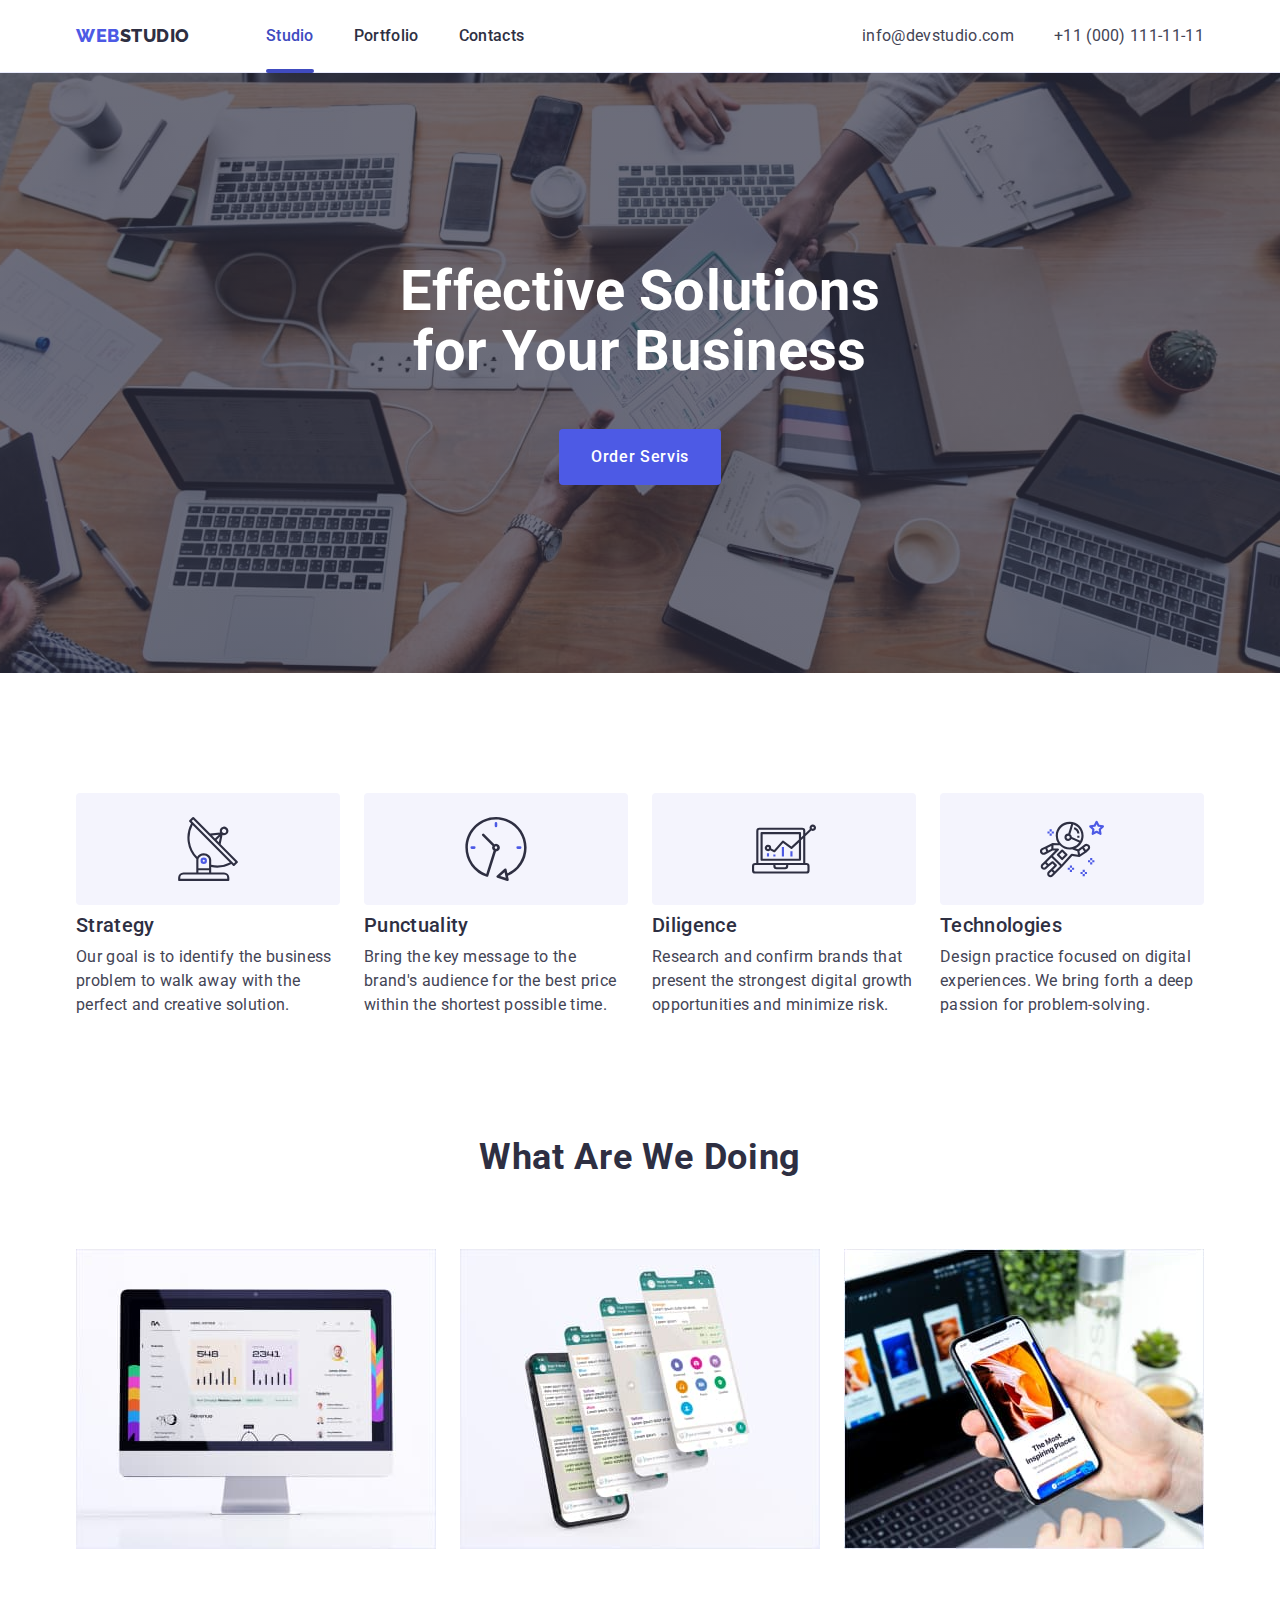
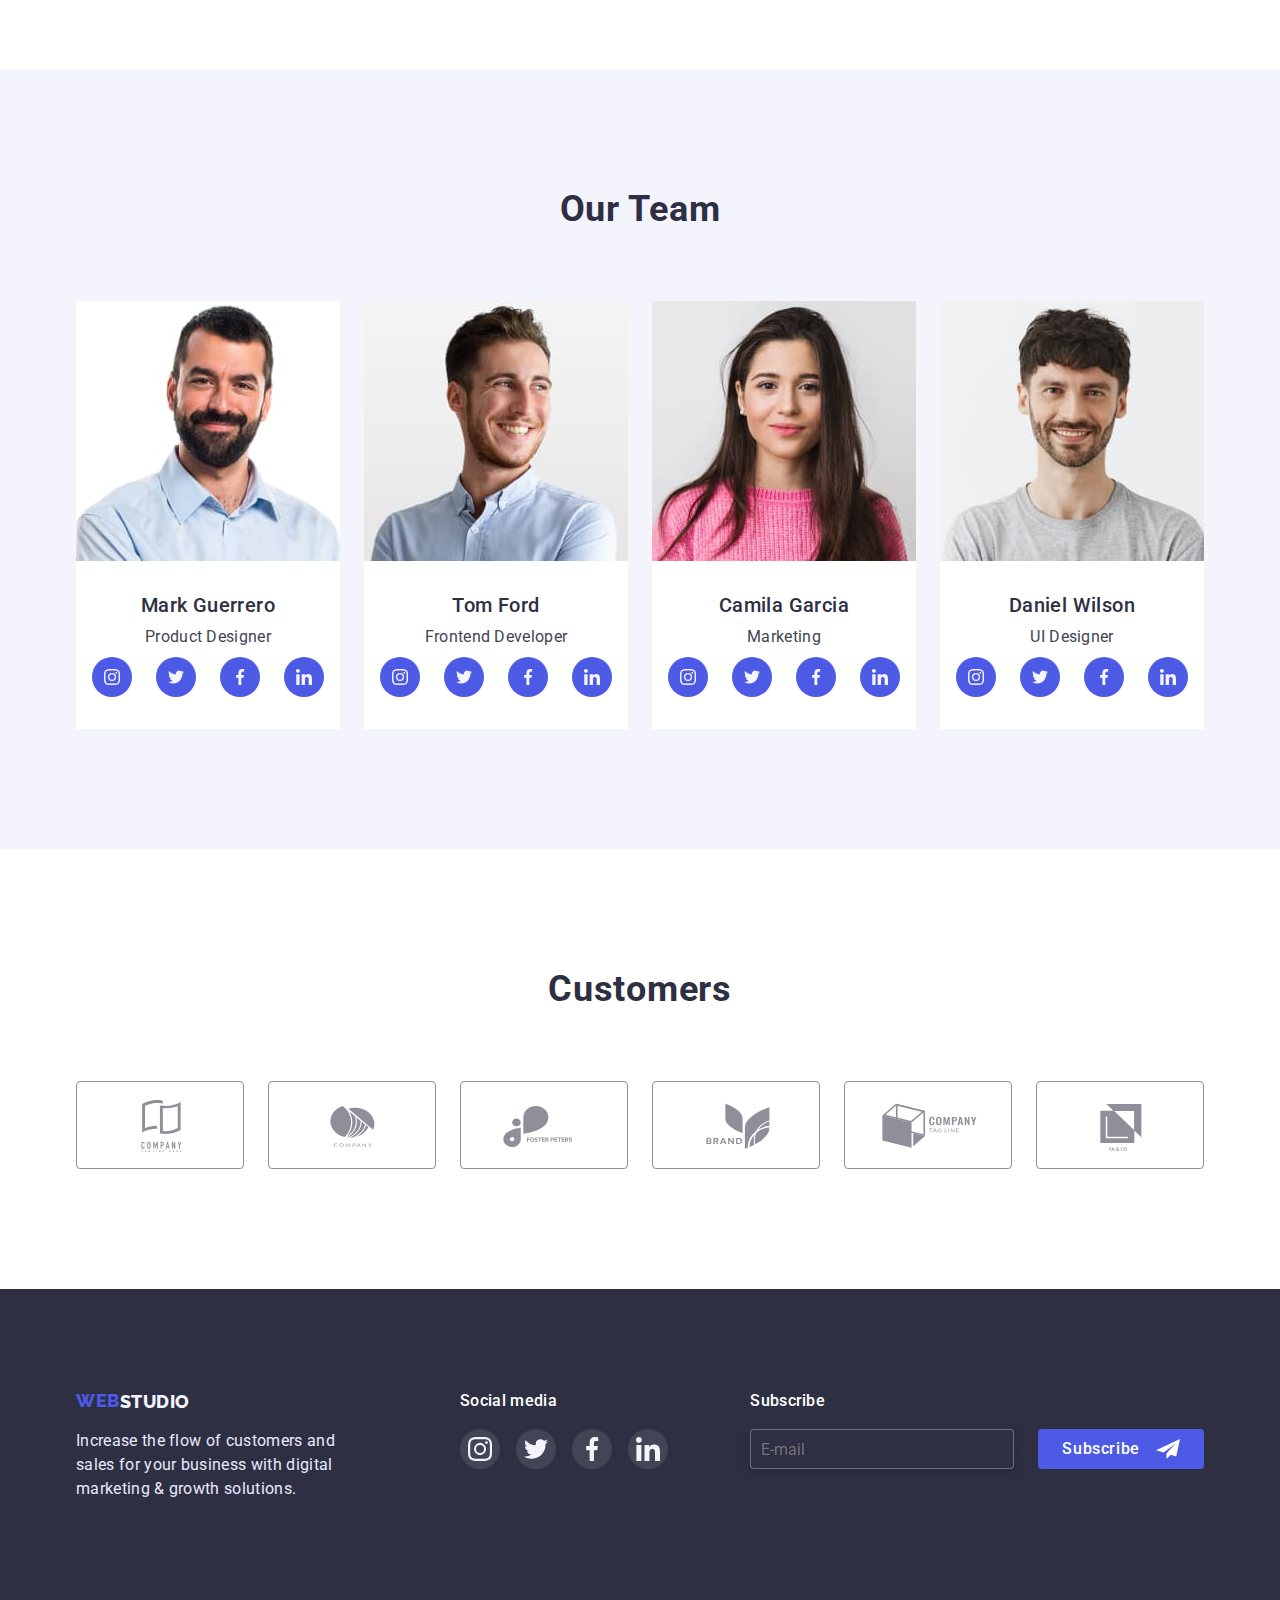
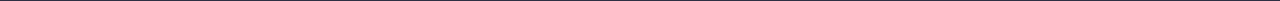
<file: index.html>
<!DOCTYPE html>
<html lang="en">
  <head>
    <meta charset="UTF-8" />
    <meta http-equiv="X-UA-Compatible" content="IE=edge" />
    <meta name="viewport" content="width=device-width, initial-scale=1.0" />
    <title>WebStudio</title>

    <link rel="preconnect" href="https://fonts.googleapis.com" />
    <link rel="preconnect" href="https://fonts.gstatic.com" crossorigin />
    <link
      href="https://fonts.googleapis.com/css2?family=Raleway:wght@800&family=Roboto:wght@400;500;700;900&display=swap"
      rel="stylesheet"
    />
    <link
      rel="stylesheet"
      href="https://cdn.jsdelivr.net/npm/modern-normalize@1.1.0/modern-normalize.min.css"
    />
    <link rel="stylesheet" href="./css/styles.css" />
  </head>

  <body>
    <!-- Header section -->
    <header class="header">
      <div class="container header-container">
        <nav class="header-nav">
          <a class="header-logo link" href=""> WEB<span class="header-logo-dark">STUDIO</span> </a>
          <ul class="header-menu list">
            <li class="header-menu-item">
              <a class="header-menu-link link current" href="./index.html">Studio </a>
            </li>
            <li class="header-menu-item">
              <a class="header-menu-link link" href="./portfolio.html">Portfolio</a>
            </li>
            <li class="header-menu-item">
              <a class="header-menu-link link" href="">Contacts</a>
            </li>
          </ul>
        </nav>
        <address class="header-contacts">
          <ul class="header-contacts-list list">
            <li class="header-contacts-item">
              <a class="header-contacts-link link" href="mailto:info@devstudio.com"
                >info@devstudio.com</a
              >
            </li>
            <li>
              <a class="header-contacts-link link" href="tel:+110001111111">+11 (000) 111-11-11</a>
            </li>
          </ul>
        </address>
      </div>
    </header>

    <main>
      <!-- Hero section -->
      <section class="hero">
        <div class="container">
          <h1 class="hero-title">Effective Solutions for Your Business</h1>
          <button class="hero-btn" type="button" data-modal-open>Order Servis</button>
        </div>
      </section>

      <!-- Features section -->
      <section class="features section">
        <div class="container">
          <h2 class="features-title" hidden>Features</h2>
          <ul class="features-list list">
            <li class="features-item icon-antenna">
              <div class="features-item-wrapper">
                <svg width="64" height="64">
                  <use href="./images/icons.svg#icon-antenna"></use>
                </svg>
              </div>
              <h3 class="features-subtitle">Strategy</h3>
              <p class="features-text">
                Our goal is to identify the business problem to walk away with the perfect and
                creative solution.
              </p>
            </li>
            <li class="features-item icon-clock">
              <div class="features-item-wrapper">
                <svg width="64" height="64">
                  <use href="./images/icons.svg#icon-clock "></use>
                </svg>
              </div>
              <h3 class="features-subtitle">Punctuality</h3>
              <p class="features-text">
                Bring the key message to the brand's audience for the best price within the shortest
                possible time.
              </p>
            </li>
            <li class="features-item icon-diagram">
              <div class="features-item-wrapper">
                <svg width="64" height="64">
                  <use href="./images/icons.svg#icon-diagram"></use>
                </svg>
              </div>
              <h3 class="features-subtitle">Diligence</h3>
              <p class="features-text">
                Research and confirm brands that present the strongest digital growth opportunities
                and minimize risk.
              </p>
            </li>
            <li class="features-item icon-astronaut">
              <div class="features-item-wrapper">
                <svg width="64" height="64">
                  <use href="./images/icons.svg#icon-astronaut"></use>
                </svg>
              </div>
              <h3 class="features-subtitle">Technologies</h3>
              <p class="features-text">
                Design practice focused on digital experiences. We bring forth a deep passion for
                problem-solving.
              </p>
            </li>
          </ul>
        </div>
      </section>

      <!--Benefits section  -->
      <section class="benefits section">
        <div class="container">
          <h2 class="benefits-title">What Are We Doing</h2>
          <ul class="benefits-list list">
            <li class="benefits-item">
              <img class="benefits-pic" src="./images/rectangle-1.jpg" alt="monitor" width="360" />
            </li>
            <li class="benefits-item">
              <img class="benefits-pic" src="./images/rectangle-2.jpg" alt="telefon" width="360" />
            </li>
            <li class="benefits-item">
              <img
                class="benefits-pic"
                src="./images/rectangle-3.jpg"
                alt="nooteboke+tel"
                width="360"
              />
            </li>
          </ul>
        </div>
      </section>

      <!-- Team section -->
      <section class="team section">
        <div class="container">
          <h2 class="team-title">Our Team</h2>
          <ul class="team-list list">
            <li class="team-card">
              <img class="team-avatar" src="./images/marc.img.jpg" alt="marc" width="264" />
              <div class="team-list-wrapper">
                <h3 class="team-name">Mark Guerrero</h3>
                <p class="team-position">Product Designer</p>
                <ul class="list-links">
                  <li class="team-list">
                    <a href="" class="team-link-list">
                      <svg class="team-list-icon" width="16" height="16">
                        <use href="./images/icons.svg#icon-instagram"></use>
                      </svg>
                    </a>
                  </li>
                  <li class="team-list">
                    <a href="" class="team-link-list">
                      <svg class="team-list-icon" width="16" height="16">
                        <use href="./images/icons.svg#icon-twitter"></use>
                      </svg>
                    </a>
                  </li>
                  <li class="team-list">
                    <a href="" class="team-link-list">
                      <svg class="team-list-icon" width="16" height="16">
                        <use href="./images/icons.svg#icon-facebook"></use>
                      </svg>
                    </a>
                  </li>

                  <li class="team-list">
                    <a href="" class="team-link-list">
                      <svg class="team-list-icon" width="16" height="16">
                        <use href="./images/icons.svg#icon-linkedin"></use>
                      </svg>
                    </a>
                  </li>
                </ul>
              </div>
            </li>

            <li class="team-card">
              <img class="team-avatar" src="./images/tom.img.jpg" alt="tom" width="264" />
              <div class="team-list-wrapper">
                <h3 class="team-name">Tom Ford</h3>
                <p class="team-position">Frontend Developer</p>
                <ul class="list-links">
                  <li class="team-list">
                    <a href="" class="team-link-list">
                      <svg class="team-list-icon" width="16" height="16">
                        <use href="./images/icons.svg#icon-instagram"></use>
                      </svg>
                    </a>
                  </li>
                  <li class="team-list">
                    <a href="" class="team-link-list">
                      <svg class="team-list-icon" width="16" height="16">
                        <use href="./images/icons.svg#icon-twitter"></use>
                      </svg>
                    </a>
                  </li>
                  <li class="team-list">
                    <a href="" class="team-link-list">
                      <svg class="team-list-icon" width="16" height="16">
                        <use href="./images/icons.svg#icon-facebook"></use>
                      </svg>
                    </a>
                  </li>

                  <li class="team-list">
                    <a href="" class="team-link-list">
                      <svg class="team-list-icon" width="16" height="16">
                        <use href="./images/icons.svg#icon-linkedin"></use>
                      </svg>
                    </a>
                  </li>
                </ul>
              </div>
            </li>
            <li class="team-card">
              <img class="team-avatar" src="./images/camila.img.jpg" alt="camila" width="264" />
              <div class="team-list-wrapper">
                <h3 class="team-name">Camila Garcia</h3>
                <p class="team-position">Marketing</p>
                <ul class="list-links">
                  <li class="team-list">
                    <a href="" class="team-link-list">
                      <svg class="team-list-icon" width="16" height="16">
                        <use href="./images/icons.svg#icon-instagram"></use>
                      </svg>
                    </a>
                  </li>
                  <li class="team-list">
                    <a href="" class="team-link-list">
                      <svg class="team-list-icon" width="16" height="16">
                        <use href="./images/icons.svg#icon-twitter"></use>
                      </svg>
                    </a>
                  </li>
                  <li class="team-list">
                    <a href="" class="team-link-list">
                      <svg class="team-list-icon" width="16" height="16">
                        <use href="./images/icons.svg#icon-facebook"></use>
                      </svg>
                    </a>
                  </li>

                  <li class="team-list">
                    <a href="" class="team-link-list">
                      <svg class="team-list-icon" width="16" height="16">
                        <use href="./images/icons.svg#icon-linkedin"></use>
                      </svg>
                    </a>
                  </li>
                </ul>
              </div>
            </li>
            <li class="team-card">
              <img class="team-avatar" src="./images/daniel.img.jpg" alt="daniel" width="264" />
              <div class="team-list-wrapper">
                <h3 class="team-name">Daniel Wilson</h3>
                <p class="team-position">UI Designer</p>
                <ul class="list-links">
                  <li class="team-list">
                    <a href="" class="team-link-list">
                      <svg class="team-list-icon" width="16" height="16">
                        <use href="./images/icons.svg#icon-instagram"></use>
                      </svg>
                    </a>
                  </li>
                  <li class="team-list">
                    <a href="" class="team-link-list">
                      <svg class="team-list-icon" width="16" height="16">
                        <use href="./images/icons.svg#icon-twitter"></use>
                      </svg>
                    </a>
                  </li>
                  <li class="team-list">
                    <a href="" class="team-link-list">
                      <svg class="team-list-icon" width="16" height="16">
                        <use href="./images/icons.svg#icon-facebook"></use>
                      </svg>
                    </a>
                  </li>

                  <li class="team-list">
                    <a href="" class="team-link-list">
                      <svg class="team-list-icon" width="16" height="16">
                        <use href="./images/icons.svg#icon-linkedin"></use>
                      </svg>
                    </a>
                  </li>
                </ul>
              </div>
            </li>
          </ul>
        </div>
      </section>
      <!--  -->
      <section class="customers">
        <div class="container">
          <h2 class="customers-title">Customers</h2>
          <ul class="customer-block list">
            <li class="customers-list">
              <a href="" class="customers-link">
                <svg class="customers-icon" width="104" height="56">
                  <use href="./images/icons.svg#icon-logo1"></use>
                </svg>
              </a>
            </li>
            <li class="customers-list">
              <a href="" class="customers-link">
                <svg class="customers-icon" width="104" height="56">
                  <use href="./images/icons.svg#icon-logo2"></use>
                </svg>
              </a>
            </li>
            <li class="customers-list">
              <a href="" class="customers-link">
                <svg class="customers-icon" width="104" height="56">
                  <use href="./images/icons.svg#icon-logo3"></use>
                </svg>
              </a>
            </li>

            <li class="customers-list">
              <a href="" class="customers-link">
                <svg class="customers-icon" width="104" height="56">
                  <use href="./images/icons.svg#icon-logo4"></use>
                </svg>
              </a>
            </li>
            <li class="customers-list">
              <a href="" class="customers-link">
                <svg class="customers-icon" width="104" height="56">
                  <use href="./images/icons.svg#icon-logo5"></use>
                </svg>
              </a>
            </li>
            <li class="customers-list">
              <a href="" class="customers-link">
                <svg class="customers-icon" width="104" height="56">
                  <use href="./images/icons.svg#icon-logo6"></use>
                </svg>
              </a>
            </li>
          </ul>
        </div>
      </section>
    </main>

    <!-- Footer section -->
    <footer class="footer">
      <div class="container footer-container">
        <div class="footer-info">
          <a class="footer-logo link" href="">WEB<span class="footer-logo-light">STUDIO</span></a>
          <p class="footer-desc">
            Increase the flow of customers and sales for your business with digital marketing &
            growth solutions.
          </p>
        </div>
        <div class="footer-social">
          <p class="social-title">Social media</p>
          <ul class="social-list list">
            <li class="social-item">
              <a class="social-link" href="">
                <svg class="social-icon" width="24" height="24">
                  <use href="./images/icons.svg#icon-instagram"></use>
                </svg>
              </a>
            </li>
            <li class="social-item">
              <a class="social-link" href="">
                <svg class="social-icon" width="24" height="24">
                  <use href="./images/icons.svg#icon-twitter"></use>
                </svg>
              </a>
            </li>
            <li class="social-item">
              <a class="social-link" href="">
                <svg class="social-icon" width="24" height="24">
                  <use href="./images/icons.svg#icon-facebook"></use>
                </svg>
              </a>
            </li>
            <li class="social-item">
              <a class="social-link" href="">
                <svg class="social-icon" width="24" height="24">
                  <use href="./images/icons.svg#icon-linkedin"></use>
                </svg>
              </a>
            </li>
          </ul>
        </div>
        <form class="subscribe-form">
          <p class="subscribe-title">Subscribe</p>
          <div class="subscribe-form-order">
            <label class="subscribe-label">
              <input class="subscribe-input" type="text" placeholder="E-mail" required />
            </label>

            <button class="subscribe-btn" type="submit">
              Subscribe
              <svg class="subscribe-btn-icon" width="24" height="24">
                <use href="./images/icons.svg#icon-send"></use>
              </svg>
            </button>
          </div>
        </form>
      </div>
    </footer>
    <!-- Modal window -->
    <div class="backdrop is-hidden" data-modal>
      <div class="modal">
        <button class="modal-btn" type="button" data-modal-close>
          <svg class="modal-icon" width="8" height="8">
            <use href="./images/icons.svg#icon-close"></use>
          </svg>
        </button>
        <strong class="modal-title">Leave your contacts and we will call you back</strong>
        <form class="order-form" name="order_form">
          <label class="order-form-label" for="user_name">Name</label>
          <div class="order-form-group">
            <input class="order-form-field" type="text" name="user_name" id="user_name" />
            <svg class="order-form-icon" width="18" height="24">
              <use href="./images/icons.svg#icon-person"></use>
            </svg>
          </div>
          <label class="order-form-label" for="user_phone">Phone</label>
          <div class="order-form-group">
            <input class="order-form-field" type="text" name="user_phone" id="user_phone" />
            <svg class="order-form-icon" width="18" height="24">
              <use href="./images/icons.svg#icon-phone"></use>
            </svg>
          </div>
          <label class="order-form-label" for="user_mail">Email</label>
          <div class="order-form-group">
            <input class="order-form-field" type="email" name="user_mail" id="user_mail" />
            <svg class="order-form-icon" width="18" height="24">
              <use href="./images/icons.svg#icon-email"></use>
            </svg>
          </div>
          <label class="order-form-label" for="user_comment">Comment</label>
          <textarea
            class="order-form-comment"
            name="user_comment"
            id="user_comment"
            rows="6"
            placeholder="Text input"
          ></textarea>
          <label class="order-form-agreement">
            <input class="order-form-checkbox" type="checkbox" />
            <span class="custom-checkbox">
              <svg class="custom-checkbox-icon" width="10" height="8">
                <use href="./images/icons.svg#icon-check"></use>
              </svg>
            </span>
            <span class="order-form-desc">
              I accept the terms and conditions of
              <a class="order-form-link" href="">the Privacy Policy</a>
            </span>
          </label>
          <button class="form-btn" type="submit">Send</button>
        </form>
      </div>
    </div>

    <script src="./js/modal.js"></script>
  </body>
</html>
</file>
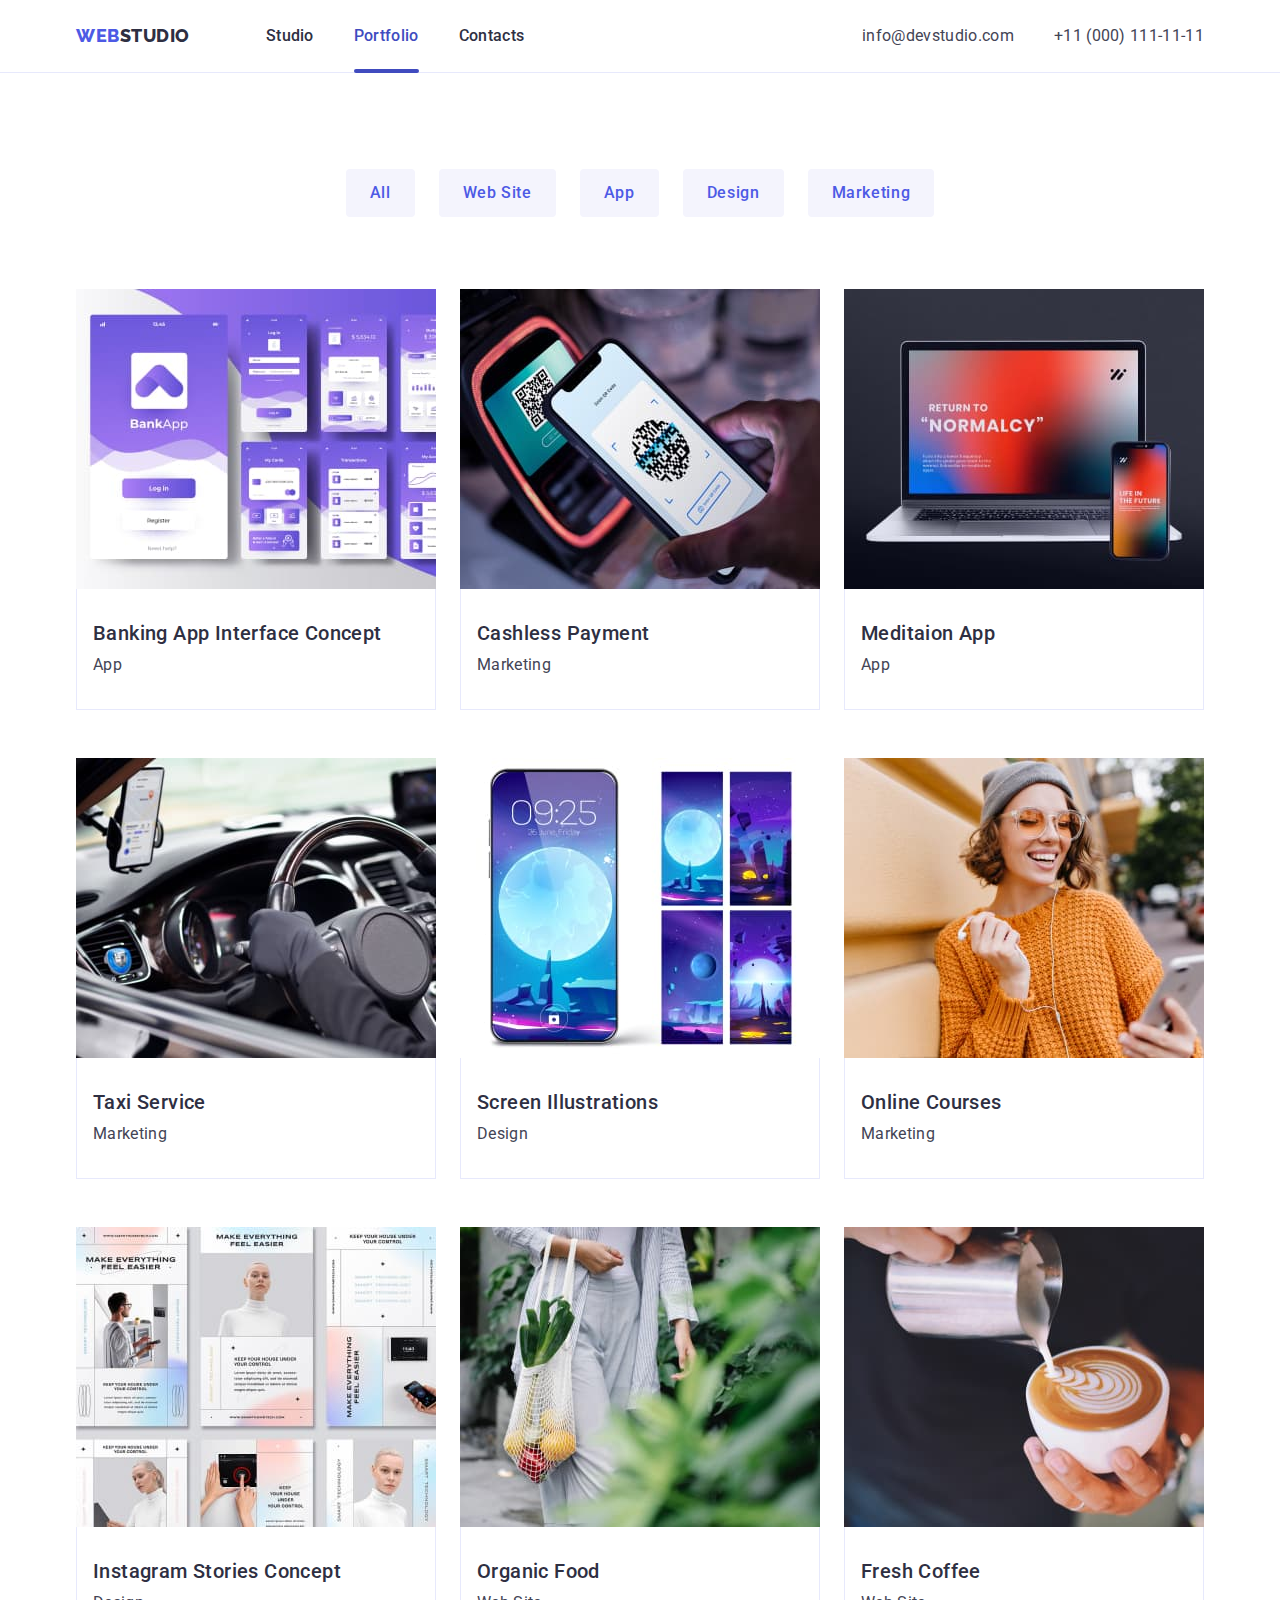
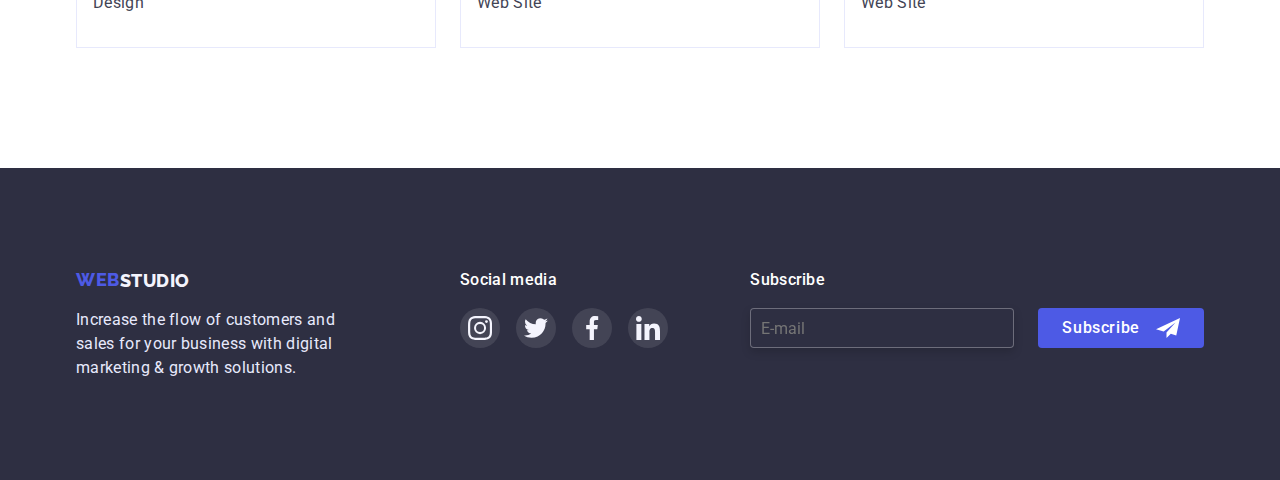
<file: portfolio.html>
<!DOCTYPE html>
<html lang="en">
  <head>
    <meta charset="UTF-8" />
    <meta http-equiv="X-UA-Compatible" content="IE=edge" />
    <meta name="viewport" content="width=device-width, initial-scale=1.0" />
    <title>Document</title>
    <link rel="preconnect" href="https://fonts.googleapis.com" />
    <link rel="preconnect" href="https://fonts.gstatic.com" crossorigin />
    <link
      href="https://fonts.googleapis.com/css2?family=Raleway:wght@800&family=Roboto:wght@400;500;700;900&display=swap"
      rel="stylesheet"
    />
    <link
      rel="stylesheet"
      href="https://cdn.jsdelivr.net/npm/modern-normalize@1.1.0/modern-normalize.min.css"
    />
    <link rel="stylesheet" href="./css/styles.css" />
  </head>

  <body>
    <header class="header">
      <div class="container header-container">
        <nav class="header-nav">
          <a class="header-logo link" href="">WEB<span class="header-logo-dark">STUDIO</span></a>
          <ul class="header-menu list">
            <li class="header-menu-item">
              <a class="header-menu-link link" href="./index.html">Studio</a>
            </li>
            <li class="header-menu-item">
              <a class="header-menu-link link current" href="./portfolio.html">Portfolio</a>
            </li>
            <li class="header-menu-item" link>
              <a class="header-menu-link link" href="">Contacts</a>
            </li>
          </ul>
        </nav>

        <address class="header-contacts">
          <ul class="header-contacts-list list">
            <li class="header-contacts-item">
              <a class="header-contacts-link link" href="mailto:info@devstudio.com"
                >info@devstudio.com</a
              >
            </li>
            <li class="header-contacts-item">
              <a class="header-contacts-link link" href="tel:+110001111111">+11 (000) 111-11-11</a>
            </li>
          </ul>
        </address>
      </div>
    </header>

    <main>
      <section class="portfolio">
        <div class="container">
          <h1 class="portfolio-title" hidden>Gallery</h1>
          <!-- Filter buttons -->
          <ul class="portfolio-filter list">
            <li class="portfolio-filter-item">
              <button class="portfolio-filter-btn" type="button">All</button>
            </li>
            <li class="portfolio-filter-item">
              <button class="portfolio-filter-btn" type="button">Web Site</button>
            </li>
            <li class="portfolio-filter-item">
              <button class="portfolio-filter-btn" type="button">App</button>
            </li>
            <li class="portfolio-filter-item">
              <button class="portfolio-filter-btn" type="button">Design</button>
            </li>
            <li class="portfolio-filter-item">
              <button class="portfolio-filter-btn" type="button">Marketing</button>
            </li>
          </ul>
          <!--Projects -->
          <ul class="portfolio-projects list">
            <li class="portfolio-projects-card">
              <div class="portfolio-projects-group">
                <img
                  class="porfolio-projects-img"
                  src="./images/portfolio/img1.jpg"
                  alt="banking-interface"
                  width="360"
                />
                <div class="overlay">
                  <p class="ovelay-text">
                    14 Stylish and User-Friendly App Design Concepts · Task Manager App · Calorie
                    Tracker App · Exotic Fruit Ecommerce App · Cloud Storage App
                  </p>
                </div>
              </div>
              <div class="portfolio-projects-wrapper">
                <h2 class="portfolio-projects-subtitle">Banking App Interface Concept</h2>
                <p class="portfolio-projects-text">App</p>
              </div>
            </li>
            <li class="portfolio-projects-card">
              <div class="portfolio-projects-group">
                <img
                  class="porfolio-projects-img"
                  src="./images/portfolio/img2.jpg"
                  alt="Cashless-Payment"
                  width="360"
                />
                <div class="overlay">
                  <p class="ovelay-text">
                    14 Stylish and User-Friendly App Design Concepts · Task Manager App · Calorie
                    Tracker App · Exotic Fruit Ecommerce App · Cloud Storage App
                  </p>
                </div>
              </div>

              <div class="portfolio-projects-wrapper">
                <h2 class="portfolio-projects-subtitle">Cashless Payment</h2>
                <p class="portfolio-projects-text">Marketing</p>
              </div>
            </li>
            <li class="portfolio-projects-card">
              <div class="portfolio-projects-group">
                <img
                  class="porfolio-projects-img"
                  src="./images/portfolio/img3.jpg"
                  alt="Meditaion App"
                  width="360"
                />
                <div class="overlay">
                  <p class="ovelay-text">
                    14 Stylish and User-Friendly App Design Concepts · Task Manager App · Calorie
                    Tracker App · Exotic Fruit Ecommerce App · Cloud Storage App
                  </p>
                </div>
              </div>
              <div class="portfolio-projects-wrapper">
                <h2 class="portfolio-projects-subtitle">Meditaion App</h2>
                <p class="portfolio-projects-text">App</p>
              </div>
            </li>
            <li class="portfolio-projects-card">
              <div class="portfolio-projects-group">
                <img
                  class="porfolio-projects-img"
                  src="./images/portfolio/img4.jpg"
                  alt="Taxi Service"
                  width="360"
                />
                <div class="overlay">
                  <p class="ovelay-text">
                    14 Stylish and User-Friendly App Design Concepts · Task Manager App · Calorie
                    Tracker App · Exotic Fruit Ecommerce App · Cloud Storage App
                  </p>
                </div>
              </div>
              <div class="portfolio-projects-wrapper">
                <h2 class="portfolio-projects-subtitle">Taxi Service</h2>
                <p class="portfolio-projects-text">Marketing</p>
              </div>
            </li>
            <li class="portfolio-projects-card">
              <div class="portfolio-projects-group">
                <img
                  class="porfolio-projects-img"
                  src="./images/portfolio/img5.jpg"
                  alt="Screen Illustrations"
                  width="360"
                />
                <div class="overlay">
                  <p class="ovelay-text">
                    14 Stylish and User-Friendly App Design Concepts · Task Manager App · Calorie
                    Tracker App · Exotic Fruit Ecommerce App · Cloud Storage App
                  </p>
                </div>
              </div>

              <div class="portfolio-projects-wrapper">
                <h2 class="portfolio-projects-subtitle">Screen Illustrations</h2>
                <p class="portfolio-projects-text">Design</p>
              </div>
            </li>
            <li class="portfolio-projects-card">
              <div class="portfolio-projects-group">
                <img
                  class="porfolio-projects-img"
                  src="./images/portfolio/img6.jpg"
                  alt="Online Courses"
                  width="360"
                />
                <div class="overlay">
                  <p class="ovelay-text">
                    14 Stylish and User-Friendly App Design Concepts · Task Manager App · Calorie
                    Tracker App · Exotic Fruit Ecommerce App · Cloud Storage App
                  </p>
                </div>
              </div>
              <div class="portfolio-projects-wrapper">
                <h2 class="portfolio-projects-subtitle">Online Courses</h2>
                <p class="portfolio-projects-text">Marketing</p>
              </div>
            </li>
            <li class="portfolio-projects-card">
              <div class="portfolio-projects-group">
                <img
                  class="porfolio-projects-img"
                  src="./images/portfolio/img7.jpg"
                  alt="Instagram Stories"
                  width="360"
                />
                <div class="overlay">
                  <p class="ovelay-text">
                    14 Stylish and User-Friendly App Design Concepts · Task Manager App · Calorie
                    Tracker App · Exotic Fruit Ecommerce App · Cloud Storage App
                  </p>
                </div>
              </div>
              <div class="portfolio-projects-wrapper">
                <h2 class="portfolio-projects-subtitle">Instagram Stories Concept</h2>
                <p class="portfolio-projects-text">Design</p>
              </div>
            </li>
            <li class="portfolio-projects-card">
              <div class="portfolio-projects-group">
                <img
                  class="porfolio-projects-img"
                  src="./images/portfolio/img8.jpg"
                  alt="Organic Food"
                  width="360"
                />
                <div class="overlay">
                  <p class="ovelay-text">
                    14 Stylish and User-Friendly App Design Concepts · Task Manager App · Calorie
                    Tracker App · Exotic Fruit Ecommerce App · Cloud Storage App
                  </p>
                </div>
              </div>
              <div class="portfolio-projects-wrapper">
                <h2 class="portfolio-projects-subtitle">Organic Food</h2>
                <p class="portfolio-projects-text">Web Site</p>
              </div>
            </li>
            <li class="portfolio-projects-card">
              <div class="portfolio-projects-group">
                <img
                  class="porfolio-projects-img"
                  src="./images/portfolio/img9.jpg"
                  alt="Fresh Coffee"
                  width="360"
                />

                <div class="overlay">
                  <p class="ovelay-text">
                    14 Stylish and User-Friendly App Design Concepts · Task Manager App · Calorie
                    Tracker App · Exotic Fruit Ecommerce App · Cloud Storage App
                  </p>
                </div>
              </div>
              <div class="portfolio-projects-wrapper">
                <h2 class="portfolio-projects-subtitle">Fresh Coffee</h2>
                <p class="portfolio-projects-text">Web Site</p>
              </div>
            </li>
          </ul>
        </div>
      </section>
    </main>

    <footer class="footer">
      <div class="container footer-container">
        <div class="footer-info">
          <a class="footer-logo link" href="">WEB<span class="footer-logo-light">STUDIO</span></a>
          <p class="footer-desc">
            Increase the flow of customers and sales for your business with digital marketing &
            growth solutions.
          </p>
        </div>
        <div class="footer-social">
          <p class="social-title">Social media</p>
          <ul class="social-list list">
            <li class="social-item">
              <a class="social-link" href="">
                <svg class="social-icon" width="24" height="24">
                  <use href="./images/icons.svg#icon-instagram"></use>
                </svg>
              </a>
            </li>
            <li class="social-item">
              <a class="social-link" href="">
                <svg class="social-icon" width="24" height="24">
                  <use href="./images/icons.svg#icon-twitter"></use>
                </svg>
              </a>
            </li>
            <li class="social-item">
              <a class="social-link" href="">
                <svg class="social-icon" width="24" height="24">
                  <use href="./images/icons.svg#icon-facebook"></use>
                </svg>
              </a>
            </li>
            <li class="social-item">
              <a class="social-link" href="">
                <svg class="social-icon" width="24" height="24">
                  <use href="./images/icons.svg#icon-linkedin"></use>
                </svg>
              </a>
            </li>
          </ul>
        </div>
        <form class="subscribe-form" action="">
          <p class="subscribe-title">Subscribe</p>
          <div class="subscribe-form-order">
            <label class="subscribe-label">
              <input class="subscribe-input" type="text" placeholder="E-mail" required />
            </label>

            <button class="subscribe-btn" type="submit">
              Subscribe
              <svg class="subscribe-btn-icon" width="24" height="24">
                <use href="./images/icons.svg#icon-send"></use>
              </svg>
            </button>
          </div>
        </form>
      </div>
    </footer>
  </body>
</html>
</file>
<file: css/styles.css>
/* Variables */
:root {
  /* fonts */
  --primary-font: Roboto, sans-serif;
  --secondary-font: Raleway, sans-serif;

  /* colors */
  --iris: #4d5ae5;
  --ocean: #404bbf;
  --navy-blue: #2e2f42;
  --green: #31d0aa;
  --slate: #434455;
  --light-slate: #8e8f99;
  --cornflower: #e7e9fc;
  --cloud: #f4f4fd;
  --gray: #757575;
  --light: #ffffff;

  /* others */
}

/* Base styles */
body {
  font-family: var(--primary-font);
  font-size: 16px;
  line-height: calc(24 / 16);
  letter-spacing: 0.02em;
  color: var(--slate);
}

.link {
  text-decoration: none;
}
.list {
  list-style: none;
  margin: 0;
  padding: 0;
}

h1,
h2,
h3,
h4,
h5,
h6,
p {
  margin: 0;
}

img {
  display: block;
}

.section {
  padding-top: 120px;
  padding-bottom: 120px;
}

.container {
  width: 1158px;
  margin-left: auto;
  margin-right: auto;
  padding-left: 15px;
  padding-right: 15px;

  /* outline: 3px solid red;
  outline-offset: -3px; */
}

/* Header styles */
.header {
  border-bottom: 1px solid var(--cornflower);
}
.header-container {
  display: flex;
  align-items: center;
}

.header-nav {
  display: flex;
  margin-right: auto;
  align-items: center;
}
.header-logo {
  font-family: var(--secondary-font);
  font-weight: 800;
  font-size: 18px;
  line-height: calc(24 / 18);
  letter-spacing: 0.03em;
  text-transform: uppercase;
  color: var(--iris);
  margin-right: 76px;
}
.header-logo-dark {
  color: var(--navy-blue);
}
.header-menu {
  display: flex;
  gap: 40px;
}
.header-menu-item {
}
.header-menu-link {
  font-weight: 500;
  color: var(--navy-blue);
  padding-top: 24px;
  padding-bottom: 24px;
  display: block;
  transition: color 250ms cubic-bezier(0.4, 0, 0.2, 1);
  position: relative;
}
.header-menu-link.current::after {
  display: block;
  content: '';
  width: 100%;
  height: 4px;
  background-color: var(--ocean);
  border-radius: 2px;
  position: absolute;
  bottom: -1px;
}

.header-menu-link:hover,
.header-menu-link:focus {
  color: var(--ocean);
}
.current {
  color: var(--ocean);
}
.header-contacts {
  font-style: normal;
}

.header-contacts-list {
  display: flex;
  gap: 40px;
}
.header-contacts-item {
}
.header-contacts-link {
  color: var(--slate);
  transition: color 250ms cubic-bezier(0.4, 0, 0.2, 1);
}
.header-contacts-link:hover,
.header-contacts-link:focus {
  color: var(--ocean);
}

/* Hero styles */
.hero {
  background-color: var(--navy-blue);
  padding-top: 188px;
  padding-bottom: 188px;
  background-image: linear-gradient(to right, rgba(46, 47, 66, 0.7), rgba(46, 47, 66, 0.7)),
    url(../images/people-office.jpg);

  background-size: cover;
  background-position: center;
  background-repeat: no-repeat;
  max-width: 1440px;
  margin-right: auto;
  margin-left: auto;
}
.hero-title {
  font-weight: 700;
  font-size: 56px;
  line-height: calc(60 / 56);
  text-align: center;
  color: var(--light);
  width: 494px;
  margin-left: auto;
  margin-right: auto;
  margin-bottom: 48px;
}
.hero-btn {
  background-color: var(--iris);
  color: var(--light);
  font-family: inherit;
  font-weight: 500;
  font-size: 16px;
  line-height: calc(24 / 16);
  letter-spacing: 0.04em;
  cursor: pointer;
  display: block;
  margin-left: auto;
  margin-right: auto;
  padding: 16px 32px;
  border: none;
  border-radius: 4px;
  transition: background-color 250ms cubic-bezier(0.4, 0, 0.2, 1);
}
.hero-btn:hover,
.hero-btn:focus {
  background-color: var(--ocean);
}

/* Features styles */
.features {
  padding-bottom: 0;
}

.features-title {
}
.features-list {
  display: flex;
  gap: 24px;
}
.features-item {
  width: 264px;
}

.features-item-wrapper {
  display: flex;
  align-items: center;
  justify-content: center;
  height: 112px;

  background-color: var(--cloud);
  margin-bottom: 8px;
  border-radius: 4px;
}
.features-subtitle {
  font-weight: 500;
  font-size: 20px;
  line-height: calc(24 / 20);
  color: var(--navy-blue);
  margin-bottom: 8px;
}
.features-text {
}
/* Benefits styles */

.benefits {
}

.benefits-title {
  font-weight: 700;
  font-size: 36px;
  line-height: calc(40 / 36);
  text-align: center;
  letter-spacing: 0.02em;
  text-transform: capitalize;
  margin-bottom: 72px;
  color: var(--navy-blue);
}
.benefits-list {
  display: flex;
  align-items: center;
  gap: 24px;
}
.benefits-item {
}
.benefits-pic {
}

/* Team styles */
.team {
  background-color: var(--cloud);
}
.section {
}
.team-title {
  font-weight: 700;
  font-size: 36px;
  line-height: calc(40 / 36);
  text-align: center;
  letter-spacing: 0.02em;
  text-transform: capitalize;
  color: var(--navy-blue);
  margin-bottom: 72px;
}
.team-list {
  display: flex;
  align-items: center;
  gap: 24px;
  color: var(--cloud);
}
.team-list-icon {
  background-position: center center;
}
.team-link-list {
  display: flex;
  justify-content: center;
  align-items: center;
  width: 40px;
  height: 40px;
  border-radius: 50%;
  padding: 0;
  border: none;
  background-color: var(--iris);
  background-size: contain;
  transition: background-color 250ms cubic-bezier(0.4, 0, 0.2, 1);
}
.team-link-list:hover,
.team-link-list:focus {
  background-color: var(--ocean);
}
.team-card {
}
.team-avatar {
}
.team-list-wrapper {
  padding-top: 32px;
  padding-bottom: 32px;
  background-color: var(--light);
}
.team-name {
  font-weight: 500;
  font-size: 20px;
  line-height: calc(24 / 20);
  text-align: center;
  letter-spacing: 0.02em;
  color: var(--navy-blue);
  margin-bottom: 8px;
}
.team-position {
  font-family: 'Roboto';
  font-size: 16px;
  line-height: calc(24 / 16);
  text-align: center;
  letter-spacing: 0.02em;
  color: var(--slate);
  margin-bottom: 8px;
}
.list-links {
  display: flex;
  justify-content: center;
  gap: 24px;
  margin: 0;
  padding: 0;
}

/* CUSTOMERS */
.customers {
  padding-top: 120px;
  padding-bottom: 120px;
}
.customer-block {
  display: flex;
  justify-content: center;
  gap: 24px;
}
.customers-title {
  font-weight: 700;
  font-size: 36px;
  line-height: 40px;
  text-align: center;
  letter-spacing: 0.02em;
  text-transform: capitalize;
  color: var(--navy-blue);
  margin-bottom: 72px;
}
.container-customers {
}
.customers-list {
}
.customers-link {
  display: flex;
  border-radius: 4px;
  border: 1px solid var(--light-slate);
  align-items: center;
  justify-content: center;
  width: 168px;
  height: 88px;
  transition: border-color 250ms cubic-bezier(0.4, 0, 0.2, 1);
}
.customers-link:hover,
.customers-link:focus {
  border-color: var(--ocean);
}
.customers-icon {
  fill: var(--light-slate);
  transition: fill 250ms cubic-bezier(0.4, 0, 0.2, 1);
}

.customers-link:hover .customers-icon,
.customers-link:focus .customers-icon {
  fill: var(--ocean);
}

/* Portfolio */
.portfolio {
  padding-top: 96px;
  padding-bottom: 120px;
}
.portfolio-title {
}
.portfolio-filter {
  display: flex;
  align-items: center;
  gap: 24px;
  justify-content: center;
  margin-bottom: 72px;
}
.portfolio-filter-item {
}
.portfolio-filter-btn {
  font-family: inherit;
  color: var(--iris);
  background-color: var(--cloud);
  cursor: pointer;
  font-weight: 500;
  font-size: 16px;
  line-height: calc(24 / 16);
  text-align: center;
  letter-spacing: 0.04em;
  padding: 12px 24px;
  border: none;
  border-radius: 4px;
  transition: color 250ms cubic-bezier(0.4, 0, 0.2, 1),
    background-color 250ms cubic-bezier(0.4, 0, 0.2, 1);
}
.portfolio-filter-btn:hover,
.portfolio-filter-btn:focus {
  color: var(--light);
  background-color: var(--ocean);
}

.portfolio-projects {
  display: flex;
  flex-wrap: wrap;
  row-gap: 48px;
  column-gap: 24px;
}
.portfolio-projects-card {
  transition: box-shadow 250ms cubic-bezier(0.4, 0, 0.2, 1);
}
.portfolio-projects-card:hover {
  box-shadow: 0px 1px 6px rgba(46, 47, 66, 0.08), 0px 1px 1px rgba(46, 47, 66, 0.16),
    0px 2px 1px rgba(46, 47, 66, 0.08);
}
.porfolio-projects-img {
}
.portfolio-projects-group {
  position: relative;
  overflow: hidden;
}
.overlay {
  background-color: var(--ocean);
  width: 360px;
  height: 300px;
  padding: 40px 32px;
  background-blend-mode: soft-light;
  mix-blend-mode: normal;
  position: absolute;
  top: 0;
  left: 0;
  transform: translateY(100%);
  transition: transform 250ms cubic-bezier(0.4, 0, 0.2, 1);
}
.portfolio-projects-card:hover .overlay {
  transform: translateY(0);
}
.ovelay-text {
  color: var(--cloud);
}
.portfolio-projects-wrapper {
  padding: 32px 16px;
  border: 1px solid var(--cornflower);
  border-top: none;
}
.portfolio-projects-subtitle {
  font-weight: 500;
  font-size: 20px;
  line-height: calc(24 / 20);
  letter-spacing: 0.02em;
  color: var(--navy-blue);
  margin-bottom: 8px;
}
.portfolio-projects-text {
  font-size: 16px;
  line-height: calc(24 / 16);
  letter-spacing: 0.02em;
  color: var(--slate);
}
/* Footer */
.footer {
  background-color: var(--navy-blue);
  padding-top: 100px;
  padding-bottom: 100px;
}
.footer-logo {
  font-family: 'Raleway';
  font-weight: 800;
  font-size: 18px;
  line-height: calc(24 / 18);
  display: flex;
  align-items: center;
  letter-spacing: 0.03em;
  text-transform: uppercase;
  color: var(--iris);
  margin-bottom: 16px;
}
.footer-logo-light {
  font-weight: 800;
  font-size: 18px;
  line-height: calc(21 / 18);
  letter-spacing: 0.03em;
  color: var(--cloud);
}
.footer-desc {
  font-size: 16px;
  line-height: calc(24 / 16);

  letter-spacing: 0.02em;
  color: var(--cornflower);
  width: 264px;
}
.footer-info {
  margin-right: 120px;
}
.footer-container {
  display: flex;
}
.footer-social {
}
.social-title {
  color: var(--light);
  font-weight: 500;
  font-size: 16px;
  line-height: calc(24 / 16);
  letter-spacing: 0.02em;
  margin-bottom: 16px;
}
.social-list {
  display: flex;
  gap: 16px;
}
.social-item {
}
.social-link {
  display: flex;
  align-items: center;
  justify-content: center;
  width: 40px;
  height: 40px;
  border-radius: 50%;
  background-color: rgba(255, 255, 255, 0.1);
  transition: background-color 250ms cubic-bezier(0.4, 0, 0.2, 1);
}
.social-icon {
}
.social-link:hover,
.social-link:focus {
  background-color: var(--green);
}
.subscribe-form {
  margin-left: auto;
}
.subscribe-form-order {
  display: flex;
  align-items: center;
  gap: 24px;
}
.subscribe-title {
  font-weight: 500;
  letter-spacing: 0.02em;
  color: var(--light);
  margin-bottom: 16px;
}
.subscribe-label {
}
.subscribe-input {
  width: 264px;
  height: 40px;
  border: 1px solid rgba(255, 255, 255, 0.3);
  filter: drop-shadow(0px 4px 4px rgba(0, 0, 0, 0.15));
  border-radius: 4px;
  background-color: var(--navy-blue);
  color: var(--light);
  border-color: none;
  padding-left: 10px;
}
.subscribe-btn {
  display: flex;
  justify-content: center;
  align-items: center;
  padding: 8px 24px;
  gap: 16px;
  background: var(--iris);
  border-radius: 4px;
  font-weight: 500;
  letter-spacing: 0.04em;
  cursor: pointer;
  color: var(--light);
  border: none;
}
.subscribe-btn:hover {
  background: var(--ocean);
  transition: background 250ms cubic-bezier(0.4, 0, 0.2, 1);
}
.subscribe-btn-icon {
  fill: var(--light);
}
/* Modal Window */
.backdrop {
  width: 100%;
  height: 100%;
  background-color: rgba(46, 47, 66, 0.4);
  position: fixed;
  top: 0;
  left: 0;
  transition: opacity 250ms ease, visibility 250ms ease;
}
.backdrop.is-hidden {
  opacity: 0;
  pointer-events: none;
  visibility: hidden;
}
.modal {
  width: 408px;
  background: #fcfcfc;
  box-shadow: 0px 1px 1px rgba(0, 0, 0, 0.14), 0px 1px 3px rgba(0, 0, 0, 0.12),
    0px 2px 1px rgba(0, 0, 0, 0.2);
  border-radius: 4px;
  position: absolute;
  top: 50%;
  left: 50%;
  transform: translate(-50%, -50%);
  padding: 72px 24px 24px 24px;
}
.modal-btn {
  position: absolute;
  background: #e7e9fc;
  border: 1px solid rgba(0, 0, 0, 0.1);
  border-radius: 50%;
  cursor: pointer;
  padding: 0px;
  width: 24px;
  height: 24px;
  display: flex;
  justify-content: center;
  align-items: center;
  margin-left: auto;
  top: 24px;
  right: 24px;
  transition: all 250ms cubic-bezier(0.445, 0.05, 0.55, 0.95);
}
.modal-btn:hover,
.modal-btn:focus {
  background-color: var(--ocean);
  fill: var(--cloud);
}

.modal-icon:hover {
}

.modal-title {
  display: block;
  font-weight: 500;
  font-size: 16px;
  line-height: 24px;
  text-align: center;
  letter-spacing: 0.02em;
  color: var(--navy-blue);
  margin-bottom: 16px;
}
.order-form {
}
.order-form-label {
  display: block;
  margin-bottom: 4px;
  font-size: 12px;
  line-height: calc(16 / 12);
  letter-spacing: 0.04em;
  color: var(--light-slate);
}
.order-form-group {
  margin-bottom: 8px;
  position: relative;
}
.order-form-field {
  width: 360px;
  height: 40px;
  border: 1px solid rgba(33, 33, 33, 0.2);
  border-radius: 4px;
  outline: transparent;
  padding-left: 38px;
  transition: border-color 250ms cubic-bezier(0.4, 0, 0.2, 1);
}
.order-form-field:focus {
  border-color: var(--iris);
}
.order-form-icon {
  position: absolute;
  left: 16px;
  top: 50%;
  transform: translateY(-50%);
  pointer-events: none;
  transition: fill 250ms cubic-bezier(0.4, 0, 0.2, 1);
}
.order-form-field:focus + .order-form-icon {
  fill: var(--iris);
}
.order-form-comment {
  resize: none;
  width: 360px;
  height: 120px;
  border: 1px solid rgba(33, 33, 33, 0.2);
  border-radius: 4px;
  outline: transparent;
  padding: 8px 16px;
  font-size: 12px;
  line-height: calc(16 / 12);
  letter-spacing: 0.04em;
}
.order-form-comment::placeholder {
  color: rgba(117, 117, 117, 0.5);
}
.order-form-comment:focus {
  border-color: var(--iris);
}
.form-btn {
  background: var(--iris);
  box-shadow: 0px 4px 4px rgba(0, 0, 0, 0.15);
  border-radius: 4px;
  font-weight: 500;
  letter-spacing: 0.04em;
  color: var(--light);
  padding: 16px 32px;
  min-width: 169px;
  border: none;
  cursor: pointer;
  display: block;
  margin-left: auto;
  margin-right: auto;
  transition: background 250ms cubic-bezier(0.4, 0, 0.2, 1);
}
.form-btn:hover {
  background: var(--ocean);
}
.order-form-agreement {
  display: flex;
  align-items: center;
  justify-content: center;
  gap: 10px;
  margin-bottom: 24px;
  margin-top: 16px;
}
.order-form-checkbox {
  appearance: none;
}
.custom-checkbox {
  display: flex;
  align-items: center;
  justify-content: center;
  width: 16px;
  height: 16px;
  border: 1px solid var(--navy-blue);
  border-radius: 2px;
  transition: background-color 250ms cubic-bezier(0.4, 0, 0.2, 1),
    border-color 250ms cubic-bezier(0.4, 0, 0.2, 1);
}

.order-form-checkbox:checked + .custom-checkbox {
  background-color: var(--ocean);
  border-color: var(--ocean);
}
.custom-checkbox-icon {
  fill: var(--cloud);
}
.order-form-desc {
  font-size: 12px;
  line-height: calc(16 / 12);
  letter-spacing: 0.04em;

  color: var(--gray);
}
.order-form-link {
  color: var(--iris);
}
</file>
